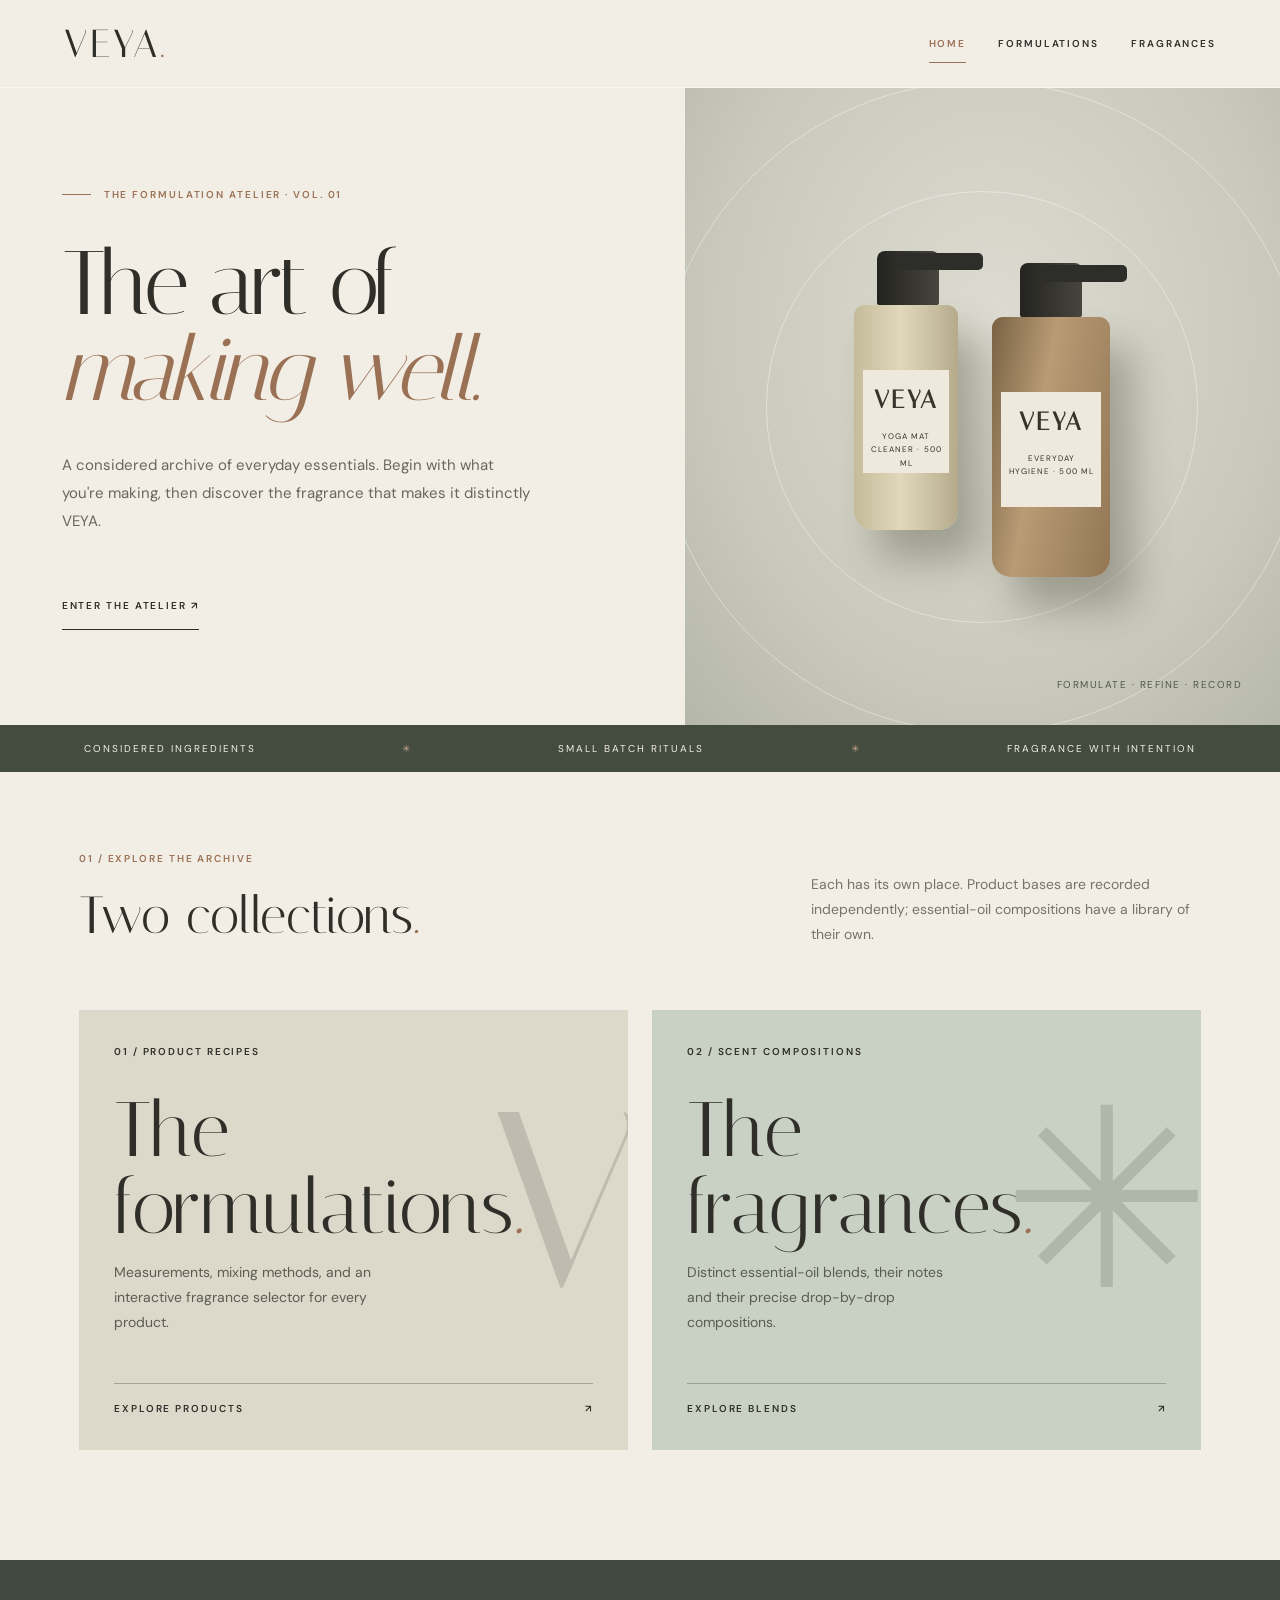
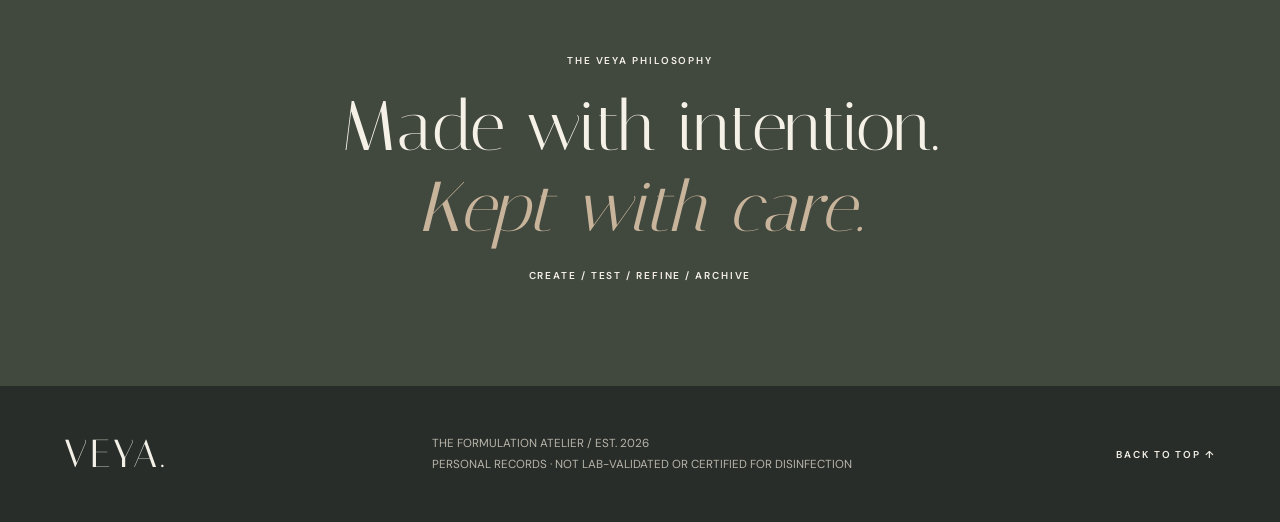
<file: index.html>
<!DOCTYPE html><html lang="en"><head><meta charset="utf-8"><meta name="viewport" content="width=device-width,initial-scale=1"><meta name="theme-color" content="#41483e"><meta name="description" content="VEYA — an elegant personal archive for product formulations and independent fragrance blends."><title>The Formulation Atelier — VEYA</title><link rel="manifest" href="./manifest.webmanifest"><link rel="icon" type="image/svg+xml" href="./veya-icon.svg"><link rel="preconnect" href="https://fonts.googleapis.com"><link rel="preconnect" href="https://fonts.gstatic.com" crossorigin><link href="https://fonts.googleapis.com/css2?family=DM+Sans:wght@400;500;600;700&family=Italiana&display=swap" rel="stylesheet"><link rel="stylesheet" href="./styles.css"></head><body id="top" data-page="home"><header><a class="brand" href="./index.html">VEYA<span>.</span></a><nav aria-label="Main navigation"><a href="./index.html" aria-current="page">HOME</a><a href="./products.html" >FORMULATIONS</a><a href="./fragrances.html" >FRAGRANCES</a></nav></header><main><section class="hero"><div class="hero-left"><div class="eyebrow">THE FORMULATION ATELIER · VOL. 01</div><h1>The art of<br><em>making well.</em></h1><p class="lead">A considered archive of everyday essentials. Begin with what you're making, then discover the fragrance that makes it distinctly VEYA.</p><a href="./products.html" class="hero-cta micro">ENTER THE ATELIER ↗</a></div><div class="hero-art" aria-hidden="true"><div class="bottle light"><div class="bottle-label"><b>VEYA</b><small>YOGA MAT<br>CLEANER · 500 ML</small></div></div><div class="bottle"><div class="bottle-label"><b>VEYA</b><small>EVERYDAY<br>HYGIENE · 500 ML</small></div></div><span class="art-foot">FORMULATE · REFINE · RECORD</span></div></section>
<div class="ticker"><span>CONSIDERED INGREDIENTS</span><span>✳</span><span>SMALL BATCH RITUALS</span><span>✳</span><span>FRAGRANCE WITH INTENTION</span></div>
<section class="wrap intro-strip"><div><div class="section-num">01 / EXPLORE THE ARCHIVE</div><h2>Two collections<em>.</em></h2></div><p>Each has its own place. Product bases are recorded independently; essential-oil compositions have a library of their own.</p></section>
<section class="wrap tiles"><a class="tile" href="./products.html"><div class="micro">01 / PRODUCT RECIPES</div><span class="tile-art" aria-hidden="true">V</span><div><h2>The<br>formulations<em>.</em></h2><p>Measurements, mixing methods, and an interactive fragrance selector for every product.</p></div><div class="tile-foot micro"><span>EXPLORE PRODUCTS</span><span>↗</span></div></a><a class="tile" href="./fragrances.html"><div class="micro">02 / SCENT COMPOSITIONS</div><span class="tile-art" aria-hidden="true">✳</span><div><h2>The<br>fragrances<em>.</em></h2><p>Distinct essential-oil blends, their notes and their precise drop-by-drop compositions.</p></div><div class="tile-foot micro"><span>EXPLORE BLENDS</span><span>↗</span></div></a></section>
<div class="manifesto"><div class="micro">THE VEYA PHILOSOPHY</div><h2>Made with intention.<br><em>Kept with care.</em></h2><p class="micro">CREATE / TEST / REFINE / ARCHIVE</p></div></main><footer><div class="footer-flex"><a class="brand" href="./index.html">VEYA.</a><small>THE FORMULATION ATELIER / EST. 2026<br>PERSONAL RECORDS · NOT LAB-VALIDATED OR CERTIFIED FOR DISINFECTION</small><a class="micro" href="#top">BACK TO TOP ↑</a></div></footer><button id="install-veya" type="button">INSTALL VEYA ↗</button><div id="toast" role="status" aria-live="polite"></div><script src="./app.js" defer></script></body></html>
</file>
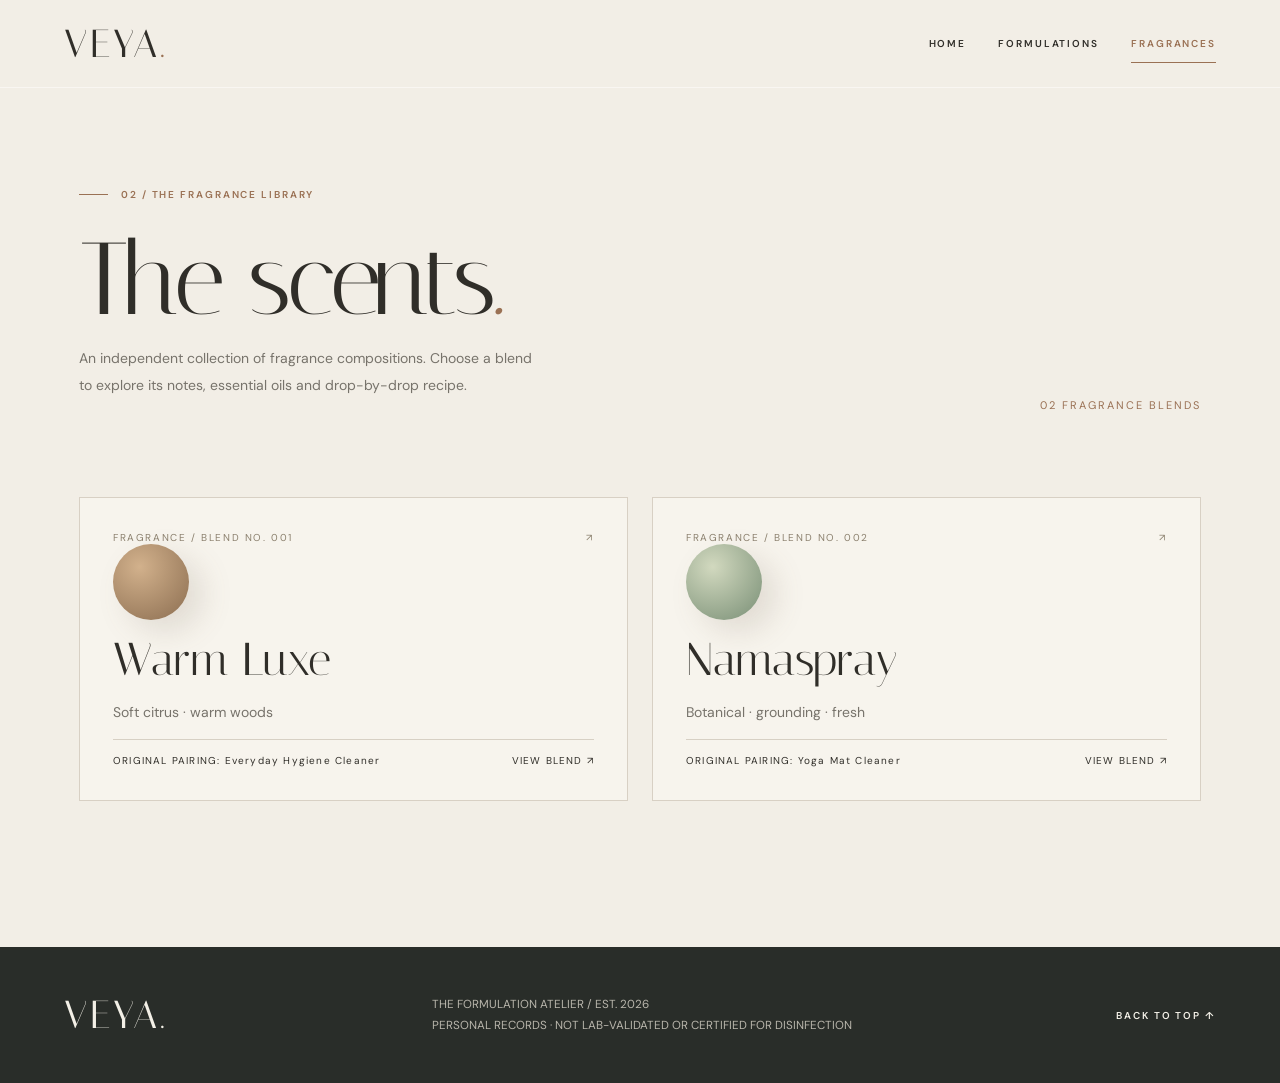
<file: fragrances.html>
<!DOCTYPE html><html lang="en"><head><meta charset="utf-8"><meta name="viewport" content="width=device-width,initial-scale=1"><meta name="theme-color" content="#41483e"><meta name="description" content="Warm Luxe, Namaspray and the growing VEYA library of essential-oil fragrance blends."><title>Fragrance Library — VEYA</title><link rel="manifest" href="./manifest.webmanifest"><link rel="icon" type="image/svg+xml" href="./veya-icon.svg"><link rel="preconnect" href="https://fonts.googleapis.com"><link rel="preconnect" href="https://fonts.gstatic.com" crossorigin><link href="https://fonts.googleapis.com/css2?family=DM+Sans:wght@400;500;600;700&family=Italiana&display=swap" rel="stylesheet"><link rel="stylesheet" href="./styles.css"></head><body id="top" data-page="fragrances"><header><a class="brand" href="./index.html">VEYA<span>.</span></a><nav aria-label="Main navigation"><a href="./index.html" >HOME</a><a href="./products.html" >FORMULATIONS</a><a href="./fragrances.html" aria-current="page">FRAGRANCES</a></nav></header><main><section class="page-hero wrap"><div><div class="eyebrow">02 / THE FRAGRANCE LIBRARY</div><h1>The scents<em>.</em></h1><p>An independent collection of fragrance compositions. Choose a blend to explore its notes, essential oils and drop-by-drop recipe.</p></div><div class="count" id="fragrance-count">SIGNATURE BLENDS</div></section><section class="wrap page-section"><div id="fragrance-cards" class="cards"></div></section></main><footer><div class="footer-flex"><a class="brand" href="./index.html">VEYA.</a><small>THE FORMULATION ATELIER / EST. 2026<br>PERSONAL RECORDS · NOT LAB-VALIDATED OR CERTIFIED FOR DISINFECTION</small><a class="micro" href="#top">BACK TO TOP ↑</a></div></footer><dialog class="dialog" id="detail"><button class="close" aria-label="Close fragrance">×</button><div class="dialog-body" id="detail-body"></div></dialog><button id="install-veya" type="button">INSTALL VEYA ↗</button><div id="toast" role="status" aria-live="polite"></div><script src="./app.js" defer></script></body></html>
</file>
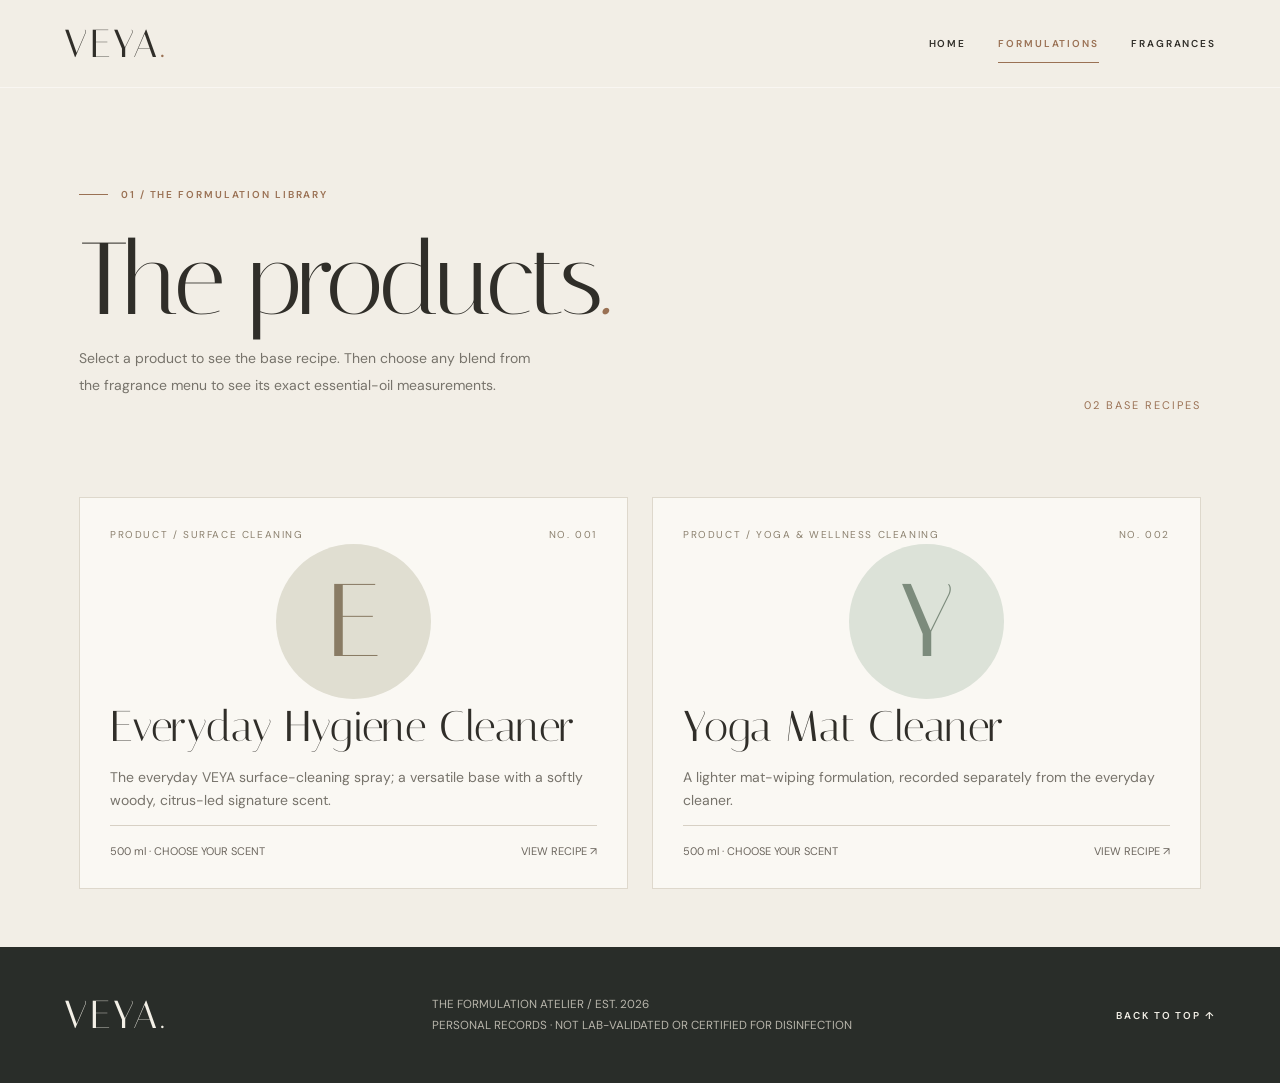
<file: products.html>
<!DOCTYPE html><html lang="en"><head><meta charset="utf-8"><meta name="viewport" content="width=device-width,initial-scale=1"><meta name="theme-color" content="#41483e"><meta name="description" content="VEYA's collection of product formulations with select-your-own fragrance blends."><title>Products & Formulations — VEYA</title><link rel="manifest" href="./manifest.webmanifest"><link rel="icon" type="image/svg+xml" href="./veya-icon.svg"><link rel="preconnect" href="https://fonts.googleapis.com"><link rel="preconnect" href="https://fonts.gstatic.com" crossorigin><link href="https://fonts.googleapis.com/css2?family=DM+Sans:wght@400;500;600;700&family=Italiana&display=swap" rel="stylesheet"><link rel="stylesheet" href="./styles.css"></head><body id="top" data-page="products"><header><a class="brand" href="./index.html">VEYA<span>.</span></a><nav aria-label="Main navigation"><a href="./index.html" >HOME</a><a href="./products.html" aria-current="page">FORMULATIONS</a><a href="./fragrances.html" >FRAGRANCES</a></nav></header><main><section class="page-hero wrap"><div><div class="eyebrow">01 / THE FORMULATION LIBRARY</div><h1>The products<em>.</em></h1><p>Select a product to see the base recipe. Then choose any blend from the fragrance menu to see its exact essential-oil measurements.</p></div><div class="count" id="product-count">BASE RECIPES</div></section><section class="wrap page-section"><div id="product-cards" class="cards"></div></section></main><footer><div class="footer-flex"><a class="brand" href="./index.html">VEYA.</a><small>THE FORMULATION ATELIER / EST. 2026<br>PERSONAL RECORDS · NOT LAB-VALIDATED OR CERTIFIED FOR DISINFECTION</small><a class="micro" href="#top">BACK TO TOP ↑</a></div></footer><dialog class="dialog" id="detail"><button class="close" aria-label="Close recipe">×</button><div class="dialog-body" id="detail-body"></div></dialog><button id="install-veya" type="button">INSTALL VEYA ↗</button><div id="toast" role="status" aria-live="polite"></div><script src="./app.js" defer></script></body></html>
</file>
<file: styles.css>
:root{--ivory:#f2eee6;--paper:#faf8f3;--ink:#302e29;--muted:#77736b;--line:#d7d0c4;--olive:#737b67;--umber:#9a7154;--sage:#bec7b3}*{box-sizing:border-box}html{scroll-behavior:smooth}body{margin:0;background:var(--ivory);color:var(--ink);font-family:'DM Sans',sans-serif;font-size:14px}button,input,select,textarea{font:inherit}button{cursor:pointer}a{color:inherit;text-decoration:none}.serif,h1,h2,h3,.brand{font-family:Italiana,Georgia,serif;font-weight:400}.wrap{max-width:1250px;margin:auto;padding:0 5%}.micro,.eyebrow,.tag,nav,.button,.section-num{font-size:10px;letter-spacing:.19em;text-transform:uppercase;font-weight:600}header{height:88px;border-bottom:1px solid #ffffff77;display:flex;align-items:center;justify-content:space-between;padding:0 5%;position:relative;z-index:4}.brand{font-size:39px;letter-spacing:.08em}.brand span{color:var(--umber)}nav{display:flex;gap:32px;align-items:center}nav a:hover{color:var(--umber)}.outline{background:transparent;border:1px solid #706b5f;padding:13px 19px;color:inherit}.outline:hover{background:var(--ink);color:#fff}.hero{min-height:580px;display:grid;grid-template-columns:1.07fr .93fr;overflow:hidden}.hero-left{padding:100px 7% 95px 9%;display:flex;flex-direction:column;justify-content:center}.eyebrow{color:var(--umber);display:flex;align-items:center;gap:13px}.eyebrow:before{content:"";width:29px;height:1px;background:var(--umber)}h1{font-size:clamp(64px,7vw,115px);line-height:.96;letter-spacing:-.04em;margin:40px 0 24px}h1 em,h2 em{font-weight:400;color:var(--umber)}.lead{font-size:15px;line-height:1.85;color:#69665f;max-width:475px}.hero-cta{margin-top:32px;align-self:flex-start;padding:17px 0;border-bottom:1px solid var(--ink)}.hero-art{position:relative;min-height:540px;background:radial-gradient(ellipse at 52% 38%,#dedcd2,#c8c8bb 65%,#b5b7a9);display:flex;justify-content:center;align-items:center;gap:34px;overflow:hidden}.hero-art:before,.hero-art:after{content:"";position:absolute;border:1px solid #ffffff66;border-radius:50%;height:650px;width:650px}.hero-art:after{width:430px;height:430px}.bottle{height:260px;width:118px;border-radius:11px 11px 19px 19px;background:linear-gradient(100deg,#786243,#b99b75 40%,#937755);box-shadow:23px 30px 38px #383b2b55;position:relative;z-index:1;transform:translateY(40px)}.bottle.light{height:225px;width:104px;background:linear-gradient(90deg,#c4bb9a,#e1d8bc 45%,#b5aa8b);transform:translateY(11px)}.bottle:before{content:"";position:absolute;top:-54px;left:28px;width:62px;height:54px;background:linear-gradient(90deg,#23231f,#48453e);border-radius:8px 7px 2px 2px}.bottle:after{content:"";position:absolute;top:-52px;left:49px;width:86px;height:17px;background:#2d2d29;border-radius:5px}.bottle.light:before{left:23px}.bottle.light:after{left:43px}.bottle-label{background:#eee9dc;text-align:center;position:absolute;left:9px;right:9px;top:75px;height:115px;padding:15px 6px;color:#37342c}.bottle.light .bottle-label{top:65px;height:103px}.bottle-label b{display:block;font-family:Italiana,serif;font-size:25px;letter-spacing:.1em}.bottle-label small{display:block;font-size:8px;letter-spacing:.13em;margin-top:16px;line-height:1.65}.art-foot{position:absolute;bottom:34px;right:38px;color:#52564c;font-size:10px;letter-spacing:.15em;z-index:2}.ticker{background:#444b3f;color:#f4f1e7;display:flex;justify-content:space-around;gap:12px;flex-wrap:wrap;padding:17px;font-size:10px;letter-spacing:.2em}.ticker span:nth-child(even){color:#c5a78c}.section{padding-top:110px;padding-bottom:95px}.section-num{color:var(--umber);margin-bottom:20px}.section-heading{display:flex;justify-content:space-between;gap:25px;align-items:end;border-bottom:1px solid var(--line);padding-bottom:33px;margin-bottom:32px}.section-heading h2{font-size:clamp(48px,5.5vw,83px);margin:0;line-height:1}.section-heading p{line-height:1.8;color:var(--muted);max-width:350px}.cards{display:grid;grid-template-columns:repeat(2,minmax(0,1fr));gap:24px}.product-card{background:var(--paper);border:1px solid #ded8cc;min-height:380px;padding:30px;display:flex;flex-direction:column;justify-content:space-between;transition:transform .2s,box-shadow .2s;cursor:pointer}.product-card:hover{transform:translateY(-4px);box-shadow:0 18px 40px #3c332315}.topline{display:flex;justify-content:space-between;color:#8b806e;font-size:10px;letter-spacing:.16em;text-transform:uppercase}.product-graphic{height:160px;display:grid;place-items:center;position:relative}.product-graphic:before{content:"";height:155px;width:155px;border-radius:50%;background:#e0ded1;position:absolute}.product-graphic.sage:before{background:#dce2d8}.product-graphic span{z-index:1;font-family:Italiana,serif;font-size:103px;color:#897b64}.product-graphic.sage span{color:#7c8b7c}.card-foot h3{font-size:43px;margin:0 0 7px}.card-foot p{color:var(--muted);line-height:1.6}.card-base{border-top:1px solid var(--line);padding-top:18px;display:flex;justify-content:space-between;align-items:center;font-size:11px;color:#6c665e}.pill{background:#e9e3d9;padding:8px 11px;font-size:10px;color:#625950;letter-spacing:.08em}.fragrance-area{background:#e7e4db}.fragrance-card{padding:33px;background:#f7f4ed;border:1px solid #d8d0c4;min-height:295px;cursor:pointer;display:flex;flex-direction:column;justify-content:space-between}.fragrance-card:hover{border-color:#a68b73}.fragrance-card .swatch{height:76px;width:76px;border-radius:50%;background:radial-gradient(circle at 35% 30%,#d2b18c,#8b6d50);box-shadow:14px 12px 30px #7b68552c}.fragrance-card .swatch.green{background:radial-gradient(circle at 35% 30%,#d2d9bf,#788e75)}.fragrance-card h3{font-size:46px;margin:12px 0 6px}.fragrance-card p{color:var(--muted);line-height:1.7}.fragrance-card .bottom{border-top:1px solid var(--line);padding-top:14px;display:flex;justify-content:space-between;font-size:10px;letter-spacing:.12em}.empty-note{color:var(--muted);border:1px dashed var(--line);padding:35px;line-height:1.7}.manifesto{background:#41483e;color:#f5f1e7;text-align:center;padding:94px 20px}.manifesto h2{font-size:clamp(40px,5.5vw,80px);line-height:1.15;font-weight:400;margin:20px 0}.manifesto h2 em{color:#c8b49b}.notebook{padding-top:80px;padding-bottom:80px;display:flex;justify-content:space-between;gap:30px;align-items:center}.notebook h2{font-size:55px;margin:0}.notebook p{max-width:520px;color:var(--muted);line-height:1.8}.notebook button,.action{background:#42483e;color:white;border:0;padding:15px 22px;font-size:11px;letter-spacing:.12em;text-transform:uppercase}.notebook button:hover,.action:hover{background:#7f705c}footer{background:#292d29;color:#f3f0e7;padding:45px 5%}.footer-flex{display:flex;justify-content:space-between;align-items:center;gap:20px}.footer-flex small{color:#b9b6ac;line-height:1.8}.dialog{border:0;padding:0;width:min(850px,94vw);max-height:91vh;overflow-y:auto;background:#faf8f3;color:var(--ink);box-shadow:0 30px 90px #2228}.dialog::backdrop{background:#25291fa8}.dialog-body{padding:55px 8%}.close{position:sticky;float:right;top:15px;margin:15px 18px 0 0;z-index:5;background:#eee9df;border:0;border-radius:50%;font-size:23px;height:42px;width:42px}.dialog h2{font-size:clamp(50px,7vw,86px);margin:18px 0 10px;line-height:1}.dialog .sub{font-size:11px;letter-spacing:.16em;text-transform:uppercase;color:var(--umber)}.dialog .description{color:var(--muted);line-height:1.8;max-width:600px}.detail-block{border-top:1px solid var(--line);padding:27px 0}.detail-block h4{font-size:10px;letter-spacing:.2em;color:#8a795f;margin:0 0 19px}.ingredient{display:flex;align-items:baseline;justify-content:space-between;gap:18px;padding:12px 0;border-bottom:1px solid #e8e3d9}.ingredient b{font-size:12px;text-align:right;font-weight:600}.steps{padding-left:23px;line-height:1.9;color:#5e5a53}.steps li{padding:5px 0}.caution{font-size:12px;color:#69645c;line-height:1.8;background:#f0ede6;padding:20px;margin:20px 0}.dialog-actions{display:flex;gap:10px;flex-wrap:wrap}.dialog-actions button{padding:13px 18px;border:1px solid #777166;background:none;color:var(--ink)}.dialog-actions button:hover{background:var(--ink);color:white}.form-field{display:block;margin:20px 0;font-size:10px;letter-spacing:.12em;font-weight:600}.form-field input,.form-field textarea,.form-field select{display:block;width:100%;margin-top:8px;padding:13px;border:1px solid var(--line);background:#fff;color:var(--ink);outline-color:var(--olive);font-size:13px;letter-spacing:normal}.form-field textarea{min-height:100px;resize:vertical}.form-field small{display:block;margin-top:5px;letter-spacing:normal;font-weight:400;color:var(--muted);font-size:11px}.add-select{display:flex;gap:12px;flex-wrap:wrap;margin:26px 0}.add-select button{background:none;border:1px solid var(--line);padding:12px 20px}.add-select button.active{background:var(--ink);color:#fff}.notice{font-size:12px;line-height:1.7;color:#716b61}.hidden{display:none!important}#toast{position:fixed;bottom:25px;left:50%;transform:translateX(-50%);background:#333b31;color:white;padding:15px 22px;display:none;z-index:30}#toast.show{display:block}@media(max-width:760px){header{height:70px}nav{gap:12px;font-size:8px}nav a:nth-child(2){display:none}nav .outline{padding:10px}.hero{grid-template-columns:1fr}.hero-left{padding:75px 7%}.hero-art{min-height:340px}.bottle{transform:translateY(25px) scale(.78)}.bottle.light{transform:translateY(0) scale(.78)}.section{padding-top:70px;padding-bottom:65px}.section-heading{display:block}.cards{grid-template-columns:1fr}.notebook{display:block}.notebook h2{font-size:48px}.footer-flex{display:block}.dialog-body{padding:45px 7%}}@media print{header,.hero,.ticker,.section,.manifesto,.notebook,footer,.close,.dialog-actions{display:none!important}.dialog{position:static!important;width:100%;max-height:none;box-shadow:none}.dialog-body{padding:0}body{background:white}.dialog::backdrop{display:none}}


/* VEYA v2 — dedicated navigation */
nav a{padding:12px 0;border-bottom:1px solid transparent}nav a[aria-current="page"]{border-color:var(--umber);color:var(--umber)}
.page-hero{padding-top:100px;padding-bottom:65px;display:grid;grid-template-columns:1.4fr .6fr;align-items:end;gap:30px}
.page-hero h1{font-size:clamp(65px,8vw,120px);margin:30px 0 16px}
.page-hero p{color:var(--muted);line-height:1.9;max-width:460px}
.page-hero .count{text-align:right;color:var(--umber);font-size:11px;letter-spacing:.18em}
.page-section{padding-top:20px;min-height:470px}
.page-section .cards{margin-bottom:80px}
.tiles{display:grid;grid-template-columns:1fr 1fr;gap:24px;padding-top:24px;padding-bottom:110px}
.tile{position:relative;min-height:440px;display:flex;flex-direction:column;justify-content:space-between;padding:35px;overflow:hidden}
.tile:first-child{background:#dcd8ca}.tile:last-child{background:#c9d1c4}
.tile .tile-art{position:absolute;top:68px;right:-10px;font-family:Italiana,serif;font-size:250px;line-height:1;opacity:.16}
.tile h2{font-size:clamp(54px,6vw,83px);margin:0;line-height:1}
.tile p{line-height:1.8;max-width:270px;color:#5d5c53}
.tile .tile-foot{border-top:1px solid #5556;padding-top:18px;display:flex;justify-content:space-between}
.tile:hover .tile-foot{text-decoration:underline}
.intro-strip{padding-top:80px;padding-bottom:25px;display:flex;align-items:end;justify-content:space-between;gap:20px}
.intro-strip h2{font-size:52px;margin:15px 0}
.intro-strip p{max-width:390px;line-height:1.8;color:var(--muted)}
.recipe-select{margin:22px 0;background:#f0ede5;padding:23px}
.recipe-select label{display:block;font-size:10px;letter-spacing:.18em;text-transform:uppercase;margin-bottom:12px;color:#7e6d57;font-weight:700}
.recipe-select select{width:100%;padding:15px;background:var(--paper);border:1px solid var(--line);color:var(--ink);appearance:auto;cursor:pointer}
.blend-result{margin-top:18px;padding-top:15px;border-top:1px solid var(--line)}
.blend-result h3{font-size:39px;margin:4px 0}
.blend-result p{color:var(--muted);line-height:1.7}
.blend-placeholder{font-size:12px;color:var(--muted);padding-top:8px}
.ingredient{font-size:13px}
button:focus-visible,a:focus-visible,select:focus-visible{outline:2px solid var(--umber);outline-offset:4px}
@media(max-width:760px){.page-hero{grid-template-columns:1fr;padding-top:60px}.page-hero .count{text-align:left}.tiles{grid-template-columns:1fr}.tile{min-height:360px}.intro-strip{display:block}nav a:nth-child(2){display:inline}nav{gap:10px}header{padding:0 4%}.brand{font-size:32px}}

#install-veya{display:none;position:fixed;right:18px;bottom:18px;z-index:35;background:#41483e;color:#faf8f3;border:1px solid #e1d9c8;box-shadow:0 10px 30px #2225;padding:16px 22px;font-size:11px;font-weight:600;letter-spacing:.13em;cursor:pointer}#install-veya.visible{display:block}
</file>
